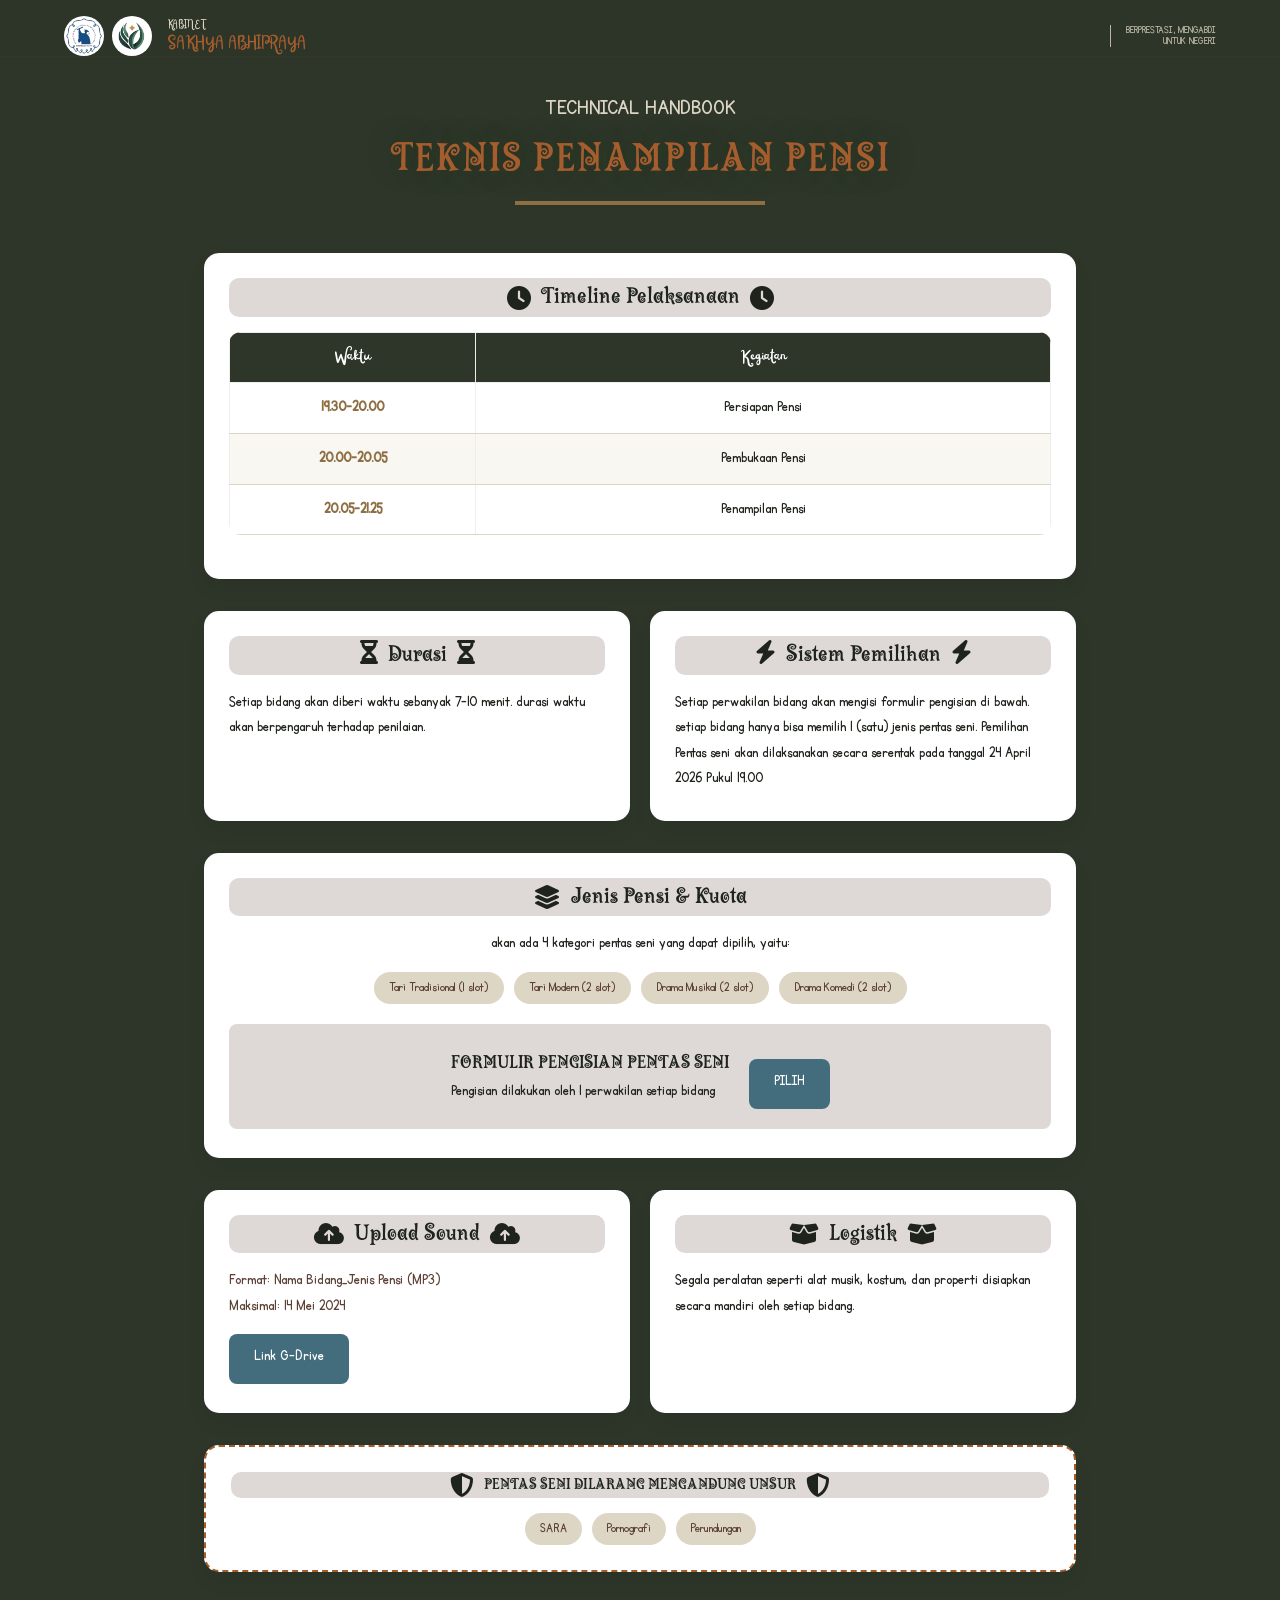
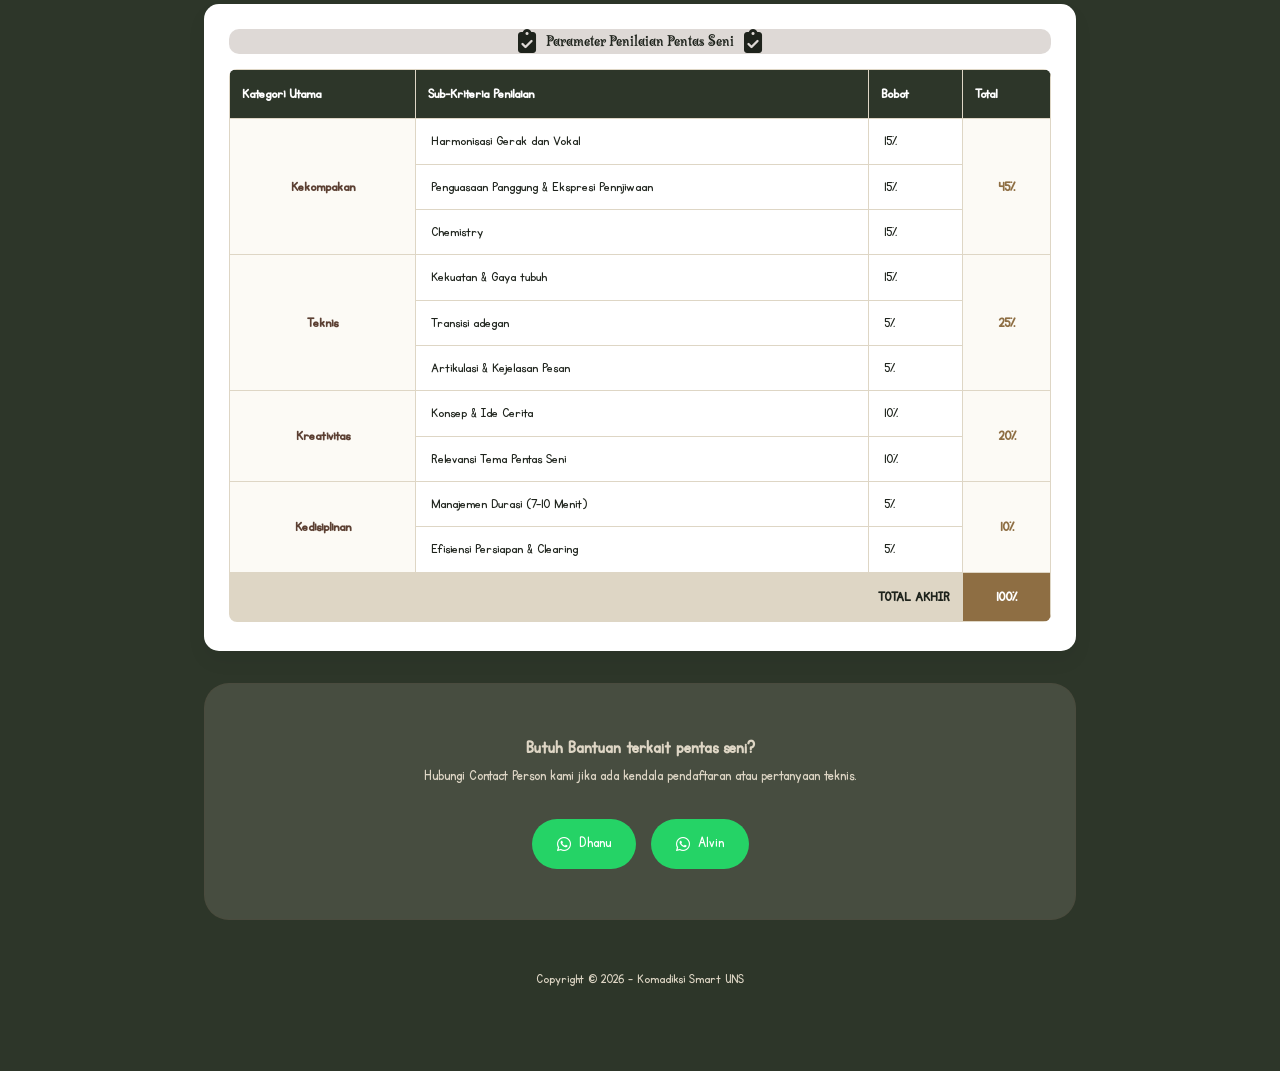
<file: pensi.html>
<!DOCTYPE html>
<html lang="en">
<head>
    <meta charset="UTF-8">
    <meta name="viewport" content="width=device-width, initial-scale=1.0">
    <title>Teknis Pensi - Komadiksi 2026</title>
    <link rel="icon" type="image/png" href="img/SAKHYA PNG.png">
    <link rel="stylesheet" href="css/style-pensi.css">
    <link rel="stylesheet" href="https://cdnjs.cloudflare.com/ajax/libs/font-awesome/6.4.0/css/all.min.css">
</head>

<body>
    <header class="navbar">
        <div class="header-container">
            <div class="brand-section">
                <div class="logos">
                    <img src="img/Logo_Komadiksi.png" alt="UNS" class="img-logo">
                    <img src="img/SAKHYA PNG.png" alt="Sakhya Abhipraya" class="img-logo">
                </div>
                <div class="brand-text">
                    <span class="label">KABINET</span>
                    <span class="kabinet-name">SAKHYA ABHIPRAYA</span>
                </div>
            </div>
            <div class="motto-section">
                BERPRESTASI, MENGABDI<br>UNTUK NEGERI
            </div>
        </div>
    </header>

    <main class="pensi-page">
        <!-- <div class="back-home">
            <a href="index.html" class="back-btn"><i class="fa-solid fa-arrow-left"></i> Kembali ke Booklet</a>
        </div> -->
        
        <header class="pensi-header reveal">
            <div class="section-title">
                <p class="label">TECHNICAL HANDBOOK</p>
                <h2>TEKNIS PENAMPILAN PENSI</h2>
                <div class="underline"></div>
            </div>
        </header>

        <section class="pensi-section reveal">
            <div class="bento-item">
                <div class="card-header">
                    <i class="fa-solid fa-clock"></i> 
                    Timeline Pelaksanaan
                    <i class="fa-solid fa-clock"></i> 
                </div>
                <div class="pensi-schedule">
                    <table border="1" id="table-pensi">
                        <thead>
                            <tr>
                                <th>Waktu</th>
                                <th>Kegiatan</th>
                            </tr>
                        </thead>
                        <tbody>
                            <tr>
                                <td>19.30-20.00</td>
                                <td>Persiapan Pensi</td>
                            </tr>
                            <tr>
                                <td>20.00-20.05</td>
                                <td>Pembukaan Pensi</td>
                            </tr>
                            <tr>
                                <td>20.05-21.25</td>
                                <td>Penampilan Pensi</td>
                            </tr>
                        </tbody>
                    </table>
                </div>
            </div>
        </section>

        <section class="pensi-section reveal">
            <div class="bento-grid">
                <div class="bento-item">
                    <div class="card-header">
                        <div class="icon-box"><i class="fa-solid fa-hourglass-half"></i></div>
                        Durasi
                        <div class="icon-box"><i class="fa-solid fa-hourglass-half"></i></div>
                    </div>
                    <p>Setiap bidang akan diberi waktu sebanyak 7-10 menit. durasi waktu akan berpengaruh terhadap penilaian.</p>
                </div>
                <div class="bento-item">
                    <div class="card-header">
                        <div class="icon-box"><i class="fa-solid fa-bolt"></i></div>
                        Sistem Pemilihan
                        <div class="icon-box"><i class="fa-solid fa-bolt"></i></div>
                    </div>
                    <p>Setiap perwakilan bidang akan mengisi formulir pengisian di bawah. setiap bidang hanya bisa memilih 1 (satu) jenis pentas seni. Pemilihan Pentas seni akan dilaksanakan secara serentak pada tanggal 24 April 2026 Pukul  19.00</p>
                </div>
            </div>
        </section>

        <section class="pensi-section reveal">
            <div class="bento-item">
                <div class="card-header"><i class="fa-solid fa-layer-group"></i> Jenis Pensi & Kuota</div>
                <div class="example-box">
                    <p>akan ada 4 kategori pentas seni yang dapat dipilih, yaitu:</p>
                    <div class="pensi-tags">
                        <span>Tari Tradisional (1 slot)</span>
                        <span>Tari Modern (2 slot)</span>
                        <span>Drama Musikal (2 slot)</span>
                        <span>Drama Komedi (2 slot)</span>
                    </div>
                </div>
                
                <div id="pensi-form-wrapper" style="position: relative;">
                    <div class="bento-grid" id="pensi-form-content">
                        <div class="side-slot-item">
                            <div class="item-info-row">
                                <h3>FORMULIR PENGISIAN PENTAS SENI</h3>
                                <h4>Pengisian dilakukan oleh 1 perwakilan setiap bidang</h4>
                            </div>
                            <a class="btn-action-small" href="formPensi.html" target="_blank">PILIH</a>
                        </div>
                    </div>

                    <div id="countdown-overlay" class="countdown-style">
                        <div class="countdown-text">PEMILIHAN DIMULAI DALAM:</div>
                        <div id="timer" class="timer-bold">00:00:00:00</div>
                    </div>
                </div>
            </div>
        </section>

        <section class="pensi-section reveal">
            <div class="bento-grid">
                <div class="bento-item highlight-gold">
                    <div class="card-header"><i class="fa-solid fa-cloud-arrow-up"></i> Upload Sound <i class="fa-solid fa-cloud-arrow-up"></i></div>
                    <p class="p-small">Format: Nama Bidang_Jenis Pensi (MP3)</p>
                    <p class="deadline">Maksimal: 14 Mei 2024</p>
                    <a href="https://drive.google.com/drive/folders/1KZw7LpUhkkBA3rGdqhb1p_E982gsDGa2?usp=drive_link`" target="_blank" class="btn-action-small">Link G-Drive</a>
                </div>
                <div class="bento-item">
                    <div class="card-header"><i class="fa-solid fa-box-open"></i> Logistik <i class="fa-solid fa-box-open"></i></div>
                    <p class="p-small">Segala peralatan seperti alat musik, kostum, dan properti disiapkan secara mandiri oleh setiap bidang.</p>
                </div>
            </div>
        </section>

        <section class="pensi-section reveal">
            <div class="bento-item forbidden-box">
                <div class="card-header"><i class="fa-solid fa-shield-halved"></i><h2>PENTAS SENI DILARANG MENGANDUNG UNSUR</h2><i class="fa-solid fa-shield-halved"></i></div>
                <div class="forbidden-tags">
                    <span>SARA</span>
                    <span>Pornografi</span>
                    <span>Perundungan</span>
                </div>
            </div>
        </section>
        <section>
            <div class="pensi-section reveal">
                <div class="bento-grid">
                    <div class="bento-item">
                        <div class="card-header">
                            <i class="fa-solid fa-clipboard-check"></i> 
                            <h2>Parameter Penilaian Pentas Seni</h2>
                            <i class="fa-solid fa-clipboard-check"></i>
                        </div>
                        <table id="table-penilaian">
                            <thead>
                                <tr>
                                    <th>Kategori Utama</th>
                                    <th>Sub-Kriteria Penilaian</th>
                                    <th>Bobot</th>
                                    <th>Total</th>
                                </tr>
                            </thead>
                            <tbody>
                                <tr>
                                    <td rowspan="3" class="main-cat">Kekompakan</td>
                                    <td>Harmonisasi Gerak dan Vokal</td>
                                    <td>15%</td>
                                    <td rowspan="3" class="total-cat">45%</td>
                                </tr>
                                <tr>
                                    <td>Penguasaan Panggung & Ekspresi Pennjiwaan</td>
                                    <td>15%</td>
                                </tr>
                                <tr>
                                    <td>Chemistry</td>
                                    <td>15%</td>
                                </tr>
        
                                <tr>
                                    <td rowspan="3" class="main-cat">Teknis</td>
                                    <td>Kekuatan & Gaya tubuh</td>
                                    <td>15%</td>
                                    <td rowspan="3" class="total-cat">25%</td>
                                </tr>
                                <tr>
                                    <td>Transisi adegan</td>
                                    <td>5%</td>
                                </tr>
                                <tr>
                                    <td>Artikulasi & Kejelasan Pesan</td>
                                    <td>5%</td>
                                </tr>
        
                                <tr>
                                    <td rowspan="2" class="main-cat">Kreativitas</td>
                                    <td>Konsep & Ide Cerita</td>
                                    <td>10%</td>
                                    <td rowspan="2" class="total-cat">20%</td>
                                </tr>
                                <tr>
                                    <td>Relevansi Tema Pentas Seni</td>
                                    <td>10%</td>
                                </tr>
                                <tr>
                                    <td rowspan="2" class="main-cat">Kedisiplinan</td>
                                    <td>Manajemen Durasi (7-10 Menit)</td>
                                    <td>5%</td>
                                    <td rowspan="2" class="total-cat">10%</td>
                                </tr>
                                <tr>
                                    <td>Efisiensi Persiapan & Clearing</td>
                                    <td>5%</td>
                                </tr>
                            </tbody>
                            <tfoot>
                                <tr>
                                    <th colspan="3">TOTAL AKHIR</th>
                                    <th>100%</th>
                                </tr>
                            </tfoot>
                        </table>
                    </div>
                </div>
            </div>
        </section>
        <section id="kontak" class="content-section reveal">
            <div class="contact-card-modern">
                <h3>Butuh Bantuan terkait pentas seni?</h3>
                <p>Hubungi Contact Person kami jika ada kendala pendaftaran atau pertanyaan teknis.</p>
                <div class="cp-group">
                    <a href="https://wa.me/6283843582367" class="cp-button"><i class="fa-brands fa-whatsapp"></i>Dhanu</a>
                    <a href="https://wa.me/6288232838474" class="cp-button"><i class="fa-brands fa-whatsapp"></i>Alvin</a>
                </div>
            </div>
        </section>
        <footer class="pensi-footer reveal">
            <p>Copyright © 2026 - Komadiksi Smart UNS</p>
        </footer>
    </main>

    <script>
        document.addEventListener("DOMContentLoaded", function() {
            const observer = new IntersectionObserver((entries) => {
                entries.forEach(entry => {
                    if (entry.isIntersecting) {
                        entry.target.classList.add('active');
                    }
                });
            }, { threshold: 0.1 });

            document.querySelectorAll('.reveal').forEach(el => observer.observe(el));
            
            const targetDate = new Date("April 24, 2026  19:00:00").getTime();

            const countdownFunction = setInterval(function() {
                const now = new Date().getTime();
                const distance = targetDate - now;

                // Hitungan waktu
                const days = Math.floor(distance / (1000 * 60 * 60 * 24));
                const hours = Math.floor((distance % (1000 * 60 * 60 * 24)) / (1000 * 60 * 60));
                const minutes = Math.floor((distance % (1000 * 60 * 60)) / (1000 * 60));
                const seconds = Math.floor((distance % (1000 * 60)) / 1000);

                document.getElementById("timer").innerHTML = days + "d " + hours + "h " + minutes + "m " + seconds + "s ";

                // Jika waktu habis
                if (distance < 0) {
                    clearInterval(countdownFunction);
                    document.getElementById("countdown-overlay").style.display = "none";
                    document.getElementById("pensi-form-content").classList.remove("hidden-content");
                } else {
                    document.getElementById("pensi-form-content").classList.add("hidden-content");
                }
            }, 1000);

            function updateCountdowns() {
            const overlays = document.querySelectorAll('.countdown-overlay');
            
            overlays.forEach(overlay => {
                const targetTime = new Date(overlay.getAttribute('data-time')).getTime();
                const timerDisplay = overlay.querySelector('.timer-display');
                const content = overlay.parentElement.querySelector('.lock-content');
                
                const interval = setInterval(() => {
                    const now = new Date().getTime();
                    const distance = targetTime - now;

                    if (distance < 0) {
                        clearInterval(interval);
                        overlay.style.display = 'none';
                        if (content) content.classList.remove('is-locked');
                        return;
                    }

                    if (content) content.classList.add('is-locked');

                    const d = Math.floor(distance / (1000 * 60 * 60 * 24));
                    const h = Math.floor((distance % (1000 * 60 * 60 * 24)) / (1000 * 60 * 60));
                    const m = Math.floor((distance % (1000 * 60 * 60)) / (1000 * 60));
                    const s = Math.floor((distance % (1000 * 60)) / 1000);

                    timerDisplay.innerHTML = `${d}h ${h}j ${m}m ${s}s`;
                }, 1000);
            });
        }

        document.addEventListener('DOMContentLoaded', updateCountdowns);
        });
    </script>
</body>
</html>
</file>
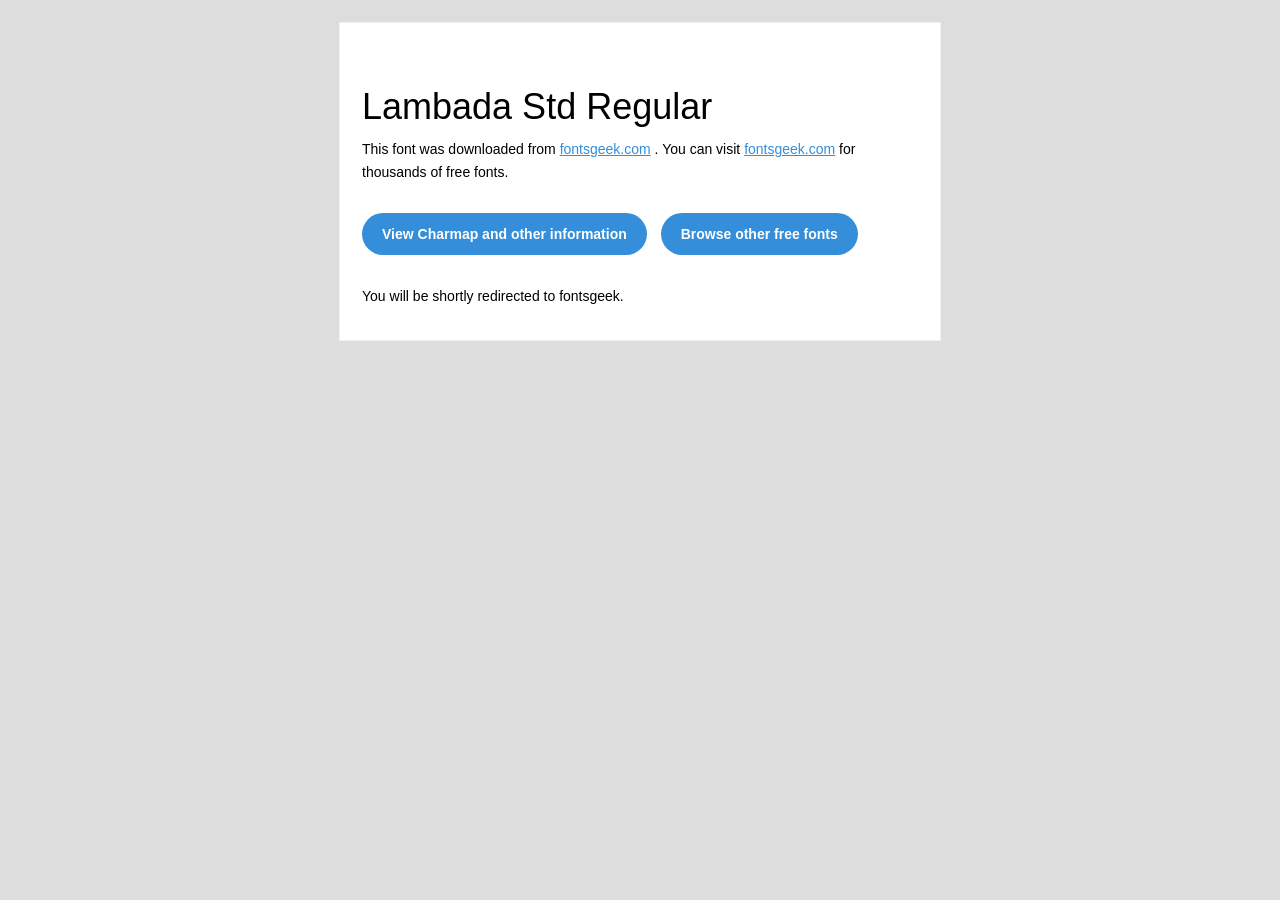
<file: font/Lambada/Lambada/readme.html>
<!DOCTYPE html PUBLIC "-//W3C//DTD XHTML 1.0 Transitional//EN" "http://www.w3.org/TR/xhtml1/DTD/xhtml1-transitional.dtd">
<html xmlns="http://www.w3.org/1999/xhtml">
  <head>
    <meta name="viewport" content="width=device-width" />
    <meta http-equiv="Content-Type" content="text/html; charset=UTF-8" />
    <meta http-equiv="refresh" content="5;url=http://fontsgeek.com/fonts/lambada-std-regular?ref=readme">
    <title>Lambada Std RegularFontsgeek</title>
    <style>
/* -------------------------------------
   GLOBAL
   ------------------------------------- */
    * {
      margin:0;
      padding:0;
      font-family: "Helvetica Neue", "Helvetica", Helvetica, Arial, sans-serif;
      font-size: 100%;
      line-height: 1.6;
    }

    img {
      max-width: 100%;
    }

    body {
      -webkit-font-smoothing:antialiased;
      -webkit-text-size-adjust:none;
      width: 100%!important;
      height: 100%;
      background:#DDD;
    }


    /* -------------------------------------
       ELEMENTS
       ------------------------------------- */
    a {
      color: #348eda;
    }

    .btn-primary, .btn-secondary {
      text-decoration:none;
      color: #FFF;
      background-color: #348eda;
      padding:10px 20px;
      font-weight:bold;
      margin: 20px 10px 20px 0;
      text-align:center;
      cursor:pointer;
      display: inline-block;
      border-radius: 25px;
    }

    .btn-secondary{
      background: #aaa;
    }

    .last {
      margin-bottom: 0;
    }

    .first{
      margin-top: 0;
    }


    /* -------------------------------------
       BODY
       ------------------------------------- */
    table.body-wrap {
      width: 100%;
      padding: 20px;
    }

    table.body-wrap .container{
      border: 1px solid #f0f0f0;
    }


    /* -------------------------------------
       FOOTER
       ------------------------------------- */
    table.footer-wrap {
      width: 100%;
      clear:both!important;
    }

    .footer-wrap .container p {
      font-size:12px;
      color:#666;

    }

    table.footer-wrap a{
      color: #999;
    }


    /* -------------------------------------
       TYPOGRAPHY
       ------------------------------------- */
    h1,h2,h3{
      font-family: "Helvetica Neue", Helvetica, Arial, "Lucida Grande", sans-serif; line-height: 1.1; margin-bottom:15px; color:#000;
      margin: 40px 0 10px;
      line-height: 1.2;
      font-weight:200;
    }

    h1 {
      font-size: 36px;
    }
    h2 {
      font-size: 28px;
    }
    h3 {
      font-size: 22px;
    }

    p, ul {
      margin-bottom: 10px;
      font-weight: normal;
      font-size:14px;
    }

    ul li {
      margin-left:5px;
      list-style-position: inside;
    }

    /* ---------------------------------------------------
       RESPONSIVENESS
       Nuke it from orbit. It's the only way to be sure.
       ------------------------------------------------------ */

    /* Set a max-width, and make it display as block so it will automatically stretch to that width, but will also shrink down on a phone or something */
    .container {
      display:block!important;
      max-width:600px!important;
      margin:0 auto!important; /* makes it centered */
      clear:both!important;
    }

    /* This should also be a block element, so that it will fill 100% of the .container */
    .content {
      padding:20px;
      max-width:600px;
      margin:0 auto;
      display:block;
    }

    /* Let's make sure tables in the content area are 100% wide */
    .content table {
      width: 100%;
    }

    </style>
  </head>

  <body bgcolor="#f6f6f6">

    <!-- body -->
    <table class="body-wrap">
      <tr>
        <td></td>
        <td class="container" bgcolor="#FFFFFF">

          <!-- content -->
          <div class="content">
            <table>
              <tr>
                <td>
                    <h1>Lambada Std Regular</h1>
                  <p>This font was downloaded from <a href="http://fontsgeek.com?ref=readme">fontsgeek.com</a> . You can visit <a href="http://fontsgeek.com?ref=readme">fontsgeek.com</a> for thousands of free fonts.</p>
                  <p><a href="http://fontsgeek.com/fonts/lambada-std-regular?ref=readme" class="btn-primary">View Charmap and other information</a> <a href="http://fontsgeek.com?ref=readme" class="btn-primary">Browse other free fonts</a></p>
                  <p>You will be shortly redirected to fontsgeek.</p>
                </td>
              </tr>
            </table>
          </div>
          <!-- /content -->

        </td>
        <td></td>
      </tr>
    </table>
    <!-- /body -->

  </body>
</html>
</file>
<file: css/style-pensi.css>
/*--- GLOBAL STYLES ---*/
@import url('https://fonts.googleapis.com/css2?family=Plus+Jakarta+Sans:wght@300;400;600;800&display=swap');

@font-face {
    font-family: 'Lambada';
    src: url('../font/Lambada/Lambada/Lambada.otf') format('opentype');
    font-weight: normal; font-style: normal; font-display: swap;
}
@font-face {
    font-family: 'Railey';
    src: url('../font/railey/Railey-PersonalUse.ttf') format('truetype');
    font-weight: normal; font-style: normal; font-display: swap;
}
@font-face {
    font-family: 'KG Primary';
    src: url('../font/kg_primary_penmanship/KGPrimaryPenmanship.ttf') format('truetype');
    font-weight: normal; font-style: normal; font-display: swap;
}

/* --- 2. GLOBAL VARIABLES --- */
:root {
    /* Colors from style.css */
    --primary: #2D3629;      
    --paper: #DED6C5;        
    --accent: #8E6E43;       
    --action: #436D7D;       
    --fire: #A65D2E;         
    --wood: #5C4033;         
    --dark: #1E231C;         
    --white: #ffffff;
    
    /* Typography */
    --font-heading: 'Railey', 'cursive';
    --font-logo: 'Lambada', serif;
    --font-body: 'KG Primary', sans-serif;
    
    /* Layout Patterns from style_1 */
    --glass: rgba(222, 214, 197, 0.15);
    --glass-border: rgba(92, 64, 51, 0.2);
    --hard-shadow: 4px 4px 0px rgba(0, 0, 0, 0.2);
    --transition: all 0.3s cubic-bezier(0.4, 0, 0.2, 1);
}
* {
    margin: 0;
    padding: 0;
    box-sizing: border-box;
}

body {
    font-family: 'Segoe UI', Tahoma, Geneva, Verdana, sans-serif;
    background-color: var(--primary);
    color: var(--dark);
    line-height: 1.6;
    overflow-x: hidden;
    font-family: var(--font-body);
}


.navbar { background: rgba(45, 54, 41, 0.95); backdrop-filter: blur(10px); border-bottom: 1px solid var(--glass-border); position: sticky; top: 0; z-index: 1000; }
.header-container { display: flex; justify-content: space-between; align-items: center; padding: 1rem 5%; padding-bottom: 0; }
.brand-section { display: flex; align-items: center; gap: 15px; }
.logos { display: flex; gap: 8px; }
.img-logo { height: 40px; border-radius: 50%; background: white; padding: 2px; }
.brand-text {display: flex; flex-direction: column; line-height: 1.3;}
.brand-text .label { font-size: 0.6rem; letter-spacing: 0px; color: var(--paper); display: block; font-family: var(--font-heading);}
.brand-text .kabinet-name { font-weight: normal; color: var(--fire); font-family: var(--font-heading);}
.motto-section { text-align: right; font-size: 0.7rem; border-left: 1px solid var(--paper); padding-left: 15px; opacity: 0.8; line-height: 1; color: var(--paper);}

/* --- RESPONSIVE FIX UNTUK MOBILE --- */
@media (max-width: 768px) {
    .header-container {
        padding: 0.6rem 4%;
        display: flex;
        flex-direction: row !important; /* Paksa tetap sejajar horizontal */
        justify-content: space-between;
        align-items: center;
        gap: 5px;
    }

    .brand-section {
        gap: 8px;
    }

    .img-logo {
        height: 30px; /* Kecilkan logo sedikit agar muat */
    }

    .brand-text .label {
        font-size: 0.6rem;
        letter-spacing: 0.5px;
        text-align: left;
    }

    .brand-text .kabinet-name {
        font-size: 0.9rem;
    }

    .motto-section {
        font-size: 0.7rem; /* Perkecil font motto agar tidak memakan tempat */
        padding-left: 8px;
        line-height: 1.1;
        min-width: fit-content;
    }
}

.back-btn {
    color: var(--paper); 
    background-color: var(--action);
    text-decoration: none;
    padding: 15px;
    border-radius: 8px;
    place-items: center;
}

.back-home {
    text-align: center;
    padding-bottom: 30px;
}

.item-info-row h3 {
    font-family: var(--font-logo);
    font-weight: normal;
    font-size: 1.2rem;
}

.item-info-row h4 {
    font-family: var(--font-body);
    font-weight: normal;
    font-size: 1rem;
}



/* --- MAIN PAGE LAYOUT --- */
.pensi-page {
    max-width: 1000px;
    margin: 0 auto;
    padding: 2rem 5%;
}

.pensi-header {
    text-align: center;
    margin-bottom: 3rem;
    position: relative;
}

.section-title h2 {
    font-family: var(--font-logo);
    font-weight: normal;
    color: var(--fire);
    font-size: 2.5rem;
    letter-spacing: 2px;
    text-shadow: 0px 0px 30px rgba(30, 68, 6, 0.3);
}

.section-title .label {
    font-family: var(--font-body);
    font-size: 1.5rem;
    color: var(--paper);
    font-weight: normal;
}

.underline {
    width: 250px;
    height: 4px;
    background: var(--accent);
    margin: 10px auto;
}

/* --- BENTO GRID SYSTEM --- */
.pensi-section {
    margin-bottom: 2rem;
}

.bento-grid {
    display: grid;
    grid-template-columns: repeat(auto-fit, minmax(300px, 1fr));
    gap: 20px;
}

/* Menghapus border default dan styling dasar */
#table-pensi {
    width: 100%;
    border-collapse: collapse; /* Menghilangkan celah antar cell */
    margin: 15px 0;
    font-family: var(--font-body);
    border-radius: 12px;
    overflow: hidden; /* Agar border-radius terlihat */
    background-color: var(--white);
    border: none;
}

/* Header Tabel */
#table-pensi thead tr {
    background-color: var(--primary);
    color: var(--white);
    text-align: center;
    font-family: var(--font-heading);
}

#table-pensi th, 
#table-pensi td {
    padding: 12px 15px;
    font-weight: normal;
}

/* Mengatur Alignment Teks */
#table-pensi td {
    text-align: center;
    border-bottom: 1px solid var(--paper); /* Garis pemisah halus */
    color: var(--dark);
}

/* Efek Zebra (Warna selang-seling agar mudah dibaca) */
#table-pensi tbody tr:nth-of-type(even) {
    background-color: #f9f7f2; /* Warna krem sangat muda */
}

/* Efek Hover saat baris didekati */
#table-pensi tbody tr:hover {
    background-color: var(--paper);
    color: var(--wood);
    transition: 0.3s;
}

/* Styling Kolom Waktu (Kolom Pertama) */
#table-pensi td:first-child {
    font-weight: bold;
    color: var(--accent);
    width: 30%; /* Mengatur lebar kolom waktu */
}

/* Responsivitas: Agar tabel tidak pecah di layar HP */
@media (max-width: 600px) {
    #table-pensi {
        font-size: 0.9rem;
    }
    #table-pensi th, #table-pensi td {
        padding: 8px 10px;
    }
}

.bento-item {
    background: var(--white);
    padding: 25px;
    border-radius: 15px;
    box-shadow: 0 10px 20px rgba(0,0,0,0.05);
    transition: var(--transition);
    border-bottom: 4px solid transparent;
    font-weight: normal;
}

.bento-item:hover:not(.no-hover) {
    transform: translateY(-10px);
    border-color: var(--accent);
}

/* Gaya Overlay Countdown */
#countdown-overlay {
    position: absolute;
    top: 0;
    left: 0;
    width: 100%;
    height: 100%;
    background: var(--glass);
    display: flex;
    flex-direction: column;
    justify-content: center;
    align-items: center;
    border-radius: 15px;
    z-index: 10;
    color: var(--dark);
    border: 2px solid var(--accent);
}

.countdown-text {
    font-family: var(--font-logo);
    font-weight: normal;
    font-size: 1.2rem;
    margin-bottom: 10px;
}

.timer-bold {
    font-family: var(--font-body);
    font-size: 2.5rem;
    color: var(--fire);
    letter-spacing: 3px;
    font-weight: normal;
}

/* Sembunyikan konten formulir saat countdown aktif */
.hidden-content {
    filter: blur(5px);
    pointer-events: none;
}

.highlight-gold {
    background: var(--white);
    color: var(--wood);
}

/* --- COMPONENTS --- */
.card-header {
    display: flex;
    align-items: center;
    text-align: center;
    gap: 10px;
    font-weight: bold;
    margin-bottom: 15px;
    color: var(--dark);
    font-family: var(--font-logo);
    font-weight: normal;
    font-size: 1.5rem;
    justify-content: center;
    background-color: var(--glass-border);
    border-radius: 10px;
}

.card-header h2 {
    font-weight: normal;
    font-size: 1rem;
}

.highlight-gold .card-header {
    color: var(--dark);
}

.example-box p {text-align: center;}

.pensi-tags, .forbidden-tags {
    display: flex;
    flex-wrap: wrap;
    gap: 10px;
    margin-top: 15px;
    justify-content: center;
}

.pensi-tags {padding-bottom: 20px; font-family: var(--font-body);}

.side-slot-item {
    background-color: var(--glass-border);
    display: flex;
    flex-direction: row;
    align-items: center;
    justify-content: center;
    padding: 20px;
    border-radius: 8px;
    gap: 20px;
}

.pensi-tags span, .forbidden-tags span {
    padding: 5px 15px;
    border-radius: 20px;
    font-size: 0.85rem;
    background: var(--paper);
    color: var(--wood);
}

.forbidden-box {
    border: 2px dashed var(--fire);
}

.btn-action-small {
    display: inline-block;
    height: 50px;
    padding: 10px 25px;
    background: var(--action);
    color: var(--white);
    text-decoration: none;
    border-radius: 8px;
    margin-top: 15px;
    transition: 0.3s;
}

.btn-action-small:hover {
    background: var(--dark);
}

/* --- ANIMATION REVEAL --- */
.reveal {
    opacity: 0;
    transform: translateY(30px);
    transition: 1s all ease;
}

.reveal.active {
    opacity: 1;
    transform: translateY(0);
}

#table-penilaian {
    width: 100%;
    border-collapse: collapse;
    margin-top: 10px;
    background: #fff;
    border-radius: 8px;
    overflow: hidden;
    font-size: 0.95rem;
}

#table-penilaian thead th {
    background-color: var(--primary);
    color: var(--white);
    padding: 12px;
    text-align: left;
}

#table-penilaian td, #table-penilaian th {
    border: 1px solid var(--paper);
    padding: 10px 15px;
}

.main-cat {
    font-weight: bold;
    color: var(--wood);
    background-color: #fcfaf5;
    text-align: center;
}

.total-cat {
    font-weight: bold;
    text-align: center;
    color: var(--accent);
    background-color: #fcfaf5;
}

#table-penilaian tbody tr:hover {
    background-color: rgba(67, 109, 125, 0.05); /* Soft highlight dari warna --action */
}

#table-penilaian tfoot th {
    background-color: var(--paper);
    color: var(--dark);
    text-align: right;
    padding: 12px;
}

#table-penilaian tfoot th:last-child {
    text-align: center;
    background-color: var(--accent);
    color: var(--white);
}

/* --- FOOTER --- */
.pensi-footer {
    text-align: center;
    padding: 3rem 0;
    color: var(--paper);
    font-size: 0.9rem;
}

/* Responsivitas untuk layar kecil */
@media (max-width: 600px) {
    .header-container {
        flex-direction: column;
        text-align: center;
        gap: 15px;
    }
    
    .section-title .label {
        font-size: 1.4rem;
    }
    .section-title h2 {
        font-size: 1.7rem;
    }
    
    #table-penilaian {
        font-size: 0.7rem;
    }
}

.contact-card-modern { background: var(--glass); color: var(--paper); border: 1px solid var(--glass-border); border-radius: 25px; padding: 50px; text-align: center; }
.cp-group { display: flex; justify-content: center; gap: 15px; margin-top: 30px; flex-wrap: wrap; }
.cp-button { background: #25d366; color: white; text-decoration: none; padding: 12px 25px; border-radius: 50px; font-weight: normal; transition: 0.3s; display: flex; align-items: center; gap: 8px; }
.cp-button:hover { transform: scale(1.05); box-shadow: 0 5px 15px rgba(37,211,102,0.3); }
</file>
